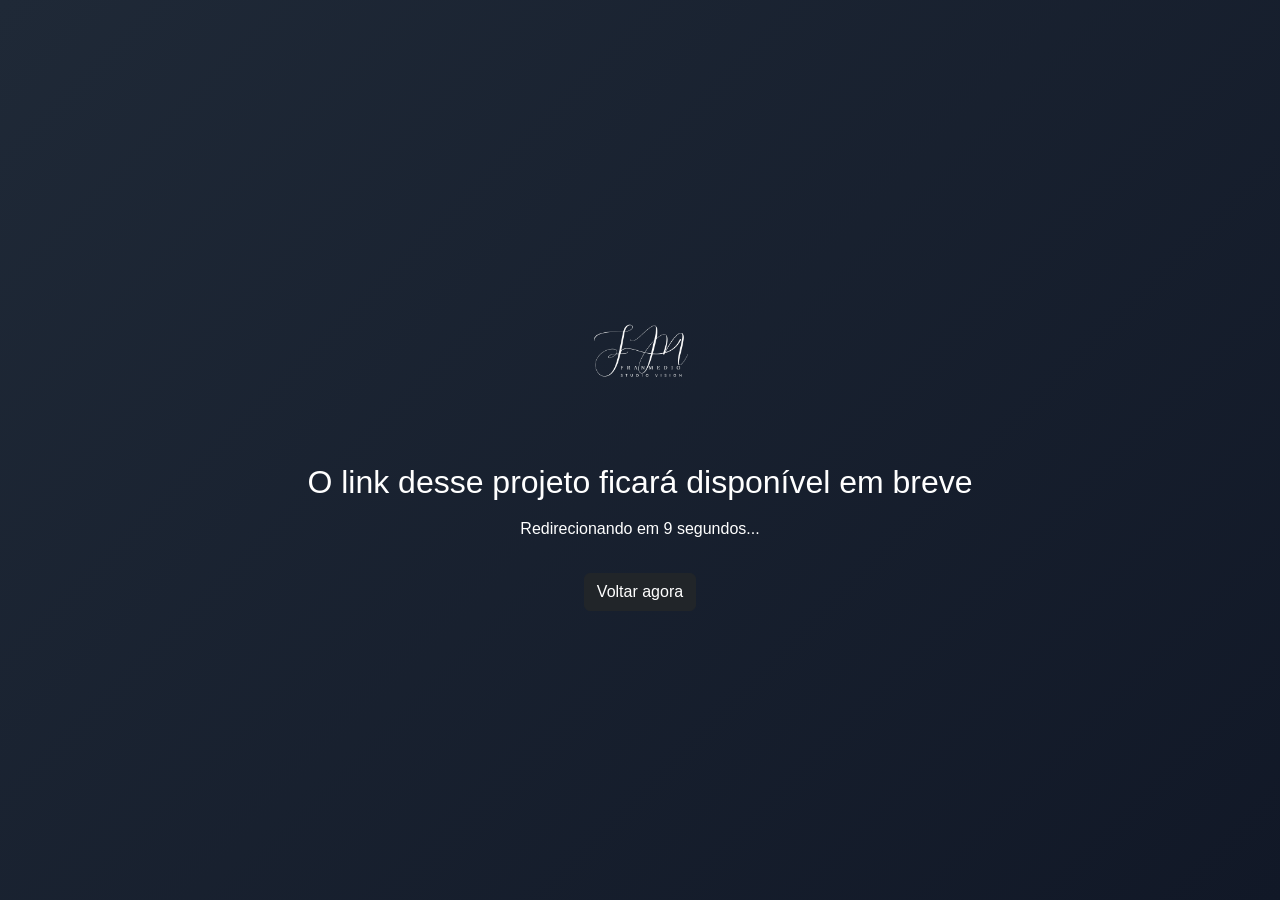
<file: em-breve.html>
<!DOCTYPE html>
<html lang="pt-br">
<head>
  <meta charset="UTF-8">
  <meta name="viewport" content="width=device-width, initial-scale=1.0">
  <title>Em breve</title>

  <link href="https://cdn.jsdelivr.net/npm/bootstrap@5.3.0/dist/css/bootstrap.min.css" rel="stylesheet">
  <link rel="stylesheet" href="css/style.css">
  <style>
    body {
  background: linear-gradient(135deg, #1f2937, #111827);
  color: #fff;
}
  </style>
</head>

<body class="d-flex align-items-center justify-content-center" style="height:100vh;">

  <div class="text-center">
    <!-- LOGO -->
    <img src="img/franmedio.png" alt="Logo" style="max-width: 150px;" class="mb-4">
    <h2 class="mb-3">O link desse projeto ficará disponível em breve</h2>
    
    <p>Redirecionando em <span id="contador">10</span> segundos...</p>

    <a href="index.html" class="btn btn-dark mt-3">Voltar agora</a>
  </div>

  <script>
    let tempo = 10;
    let contador = document.getElementById("contador");

    let intervalo = setInterval(() => {
      tempo--;
      contador.textContent = tempo;

      if (tempo <= 0) {
        clearInterval(intervalo);
        window.location.href = "index.html";
      }
    }, 1000);
  </script>

</body>
</html>
</file>
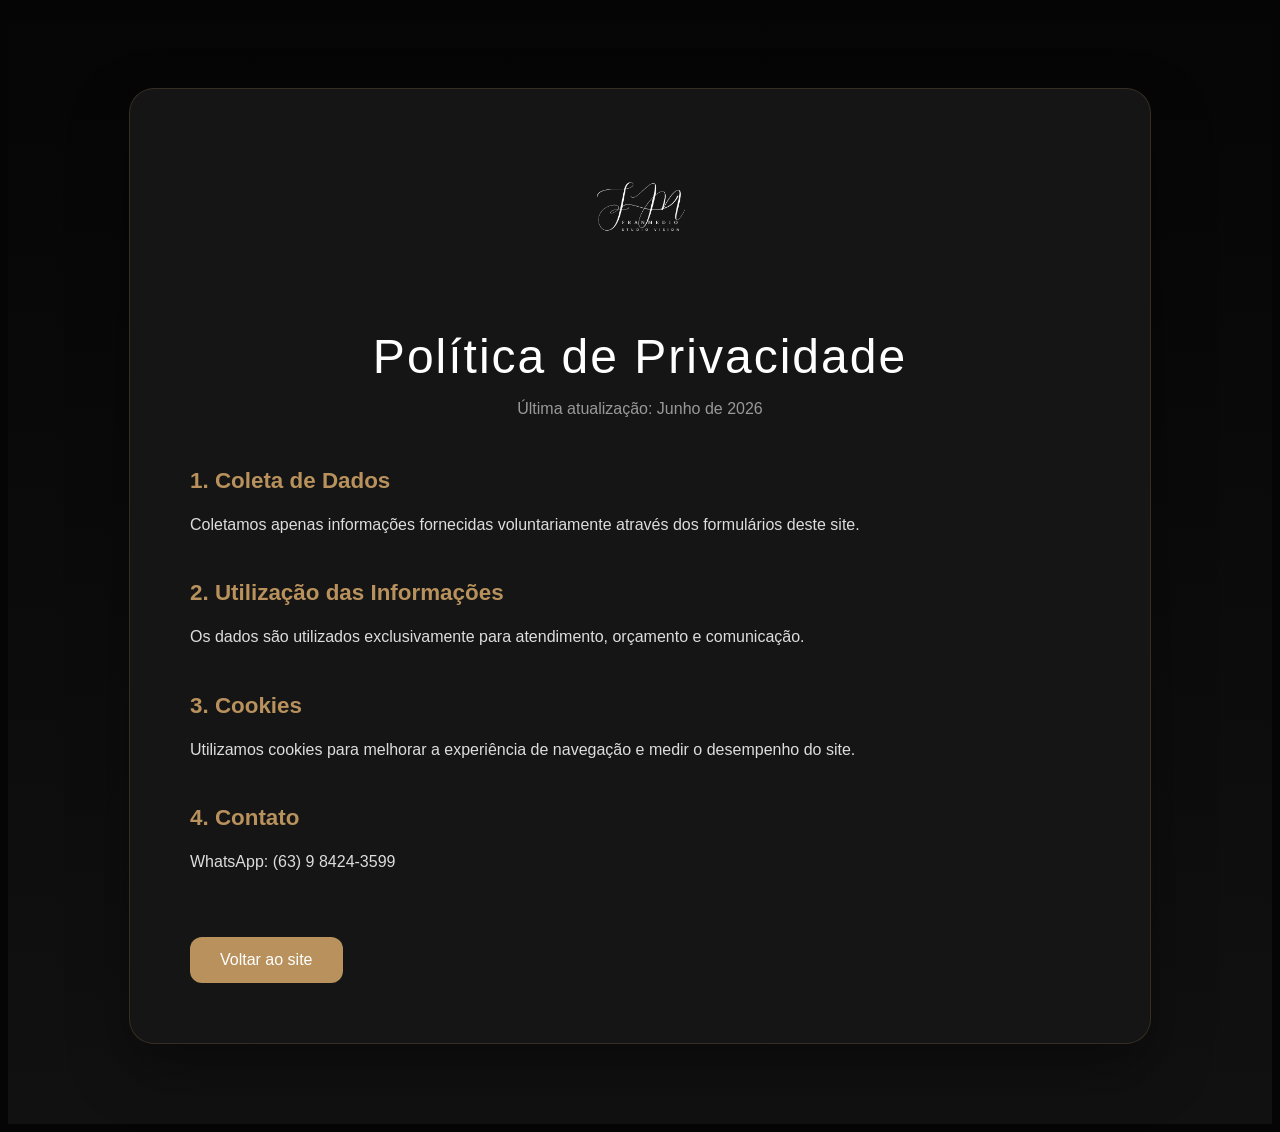
<file: politica-de-privacidade.html>
<!DOCTYPE html>
<html lang="pt-BR">

<head>
    <meta charset="UTF-8">
    <meta name="viewport" content="width=device-width, initial-scale=1.0">

    <title>Política de Privacidade | Franmedia</title>

    <link rel="stylesheet" href="css/style.css">
</head>

<body>

    <section class="legal-page">

        <div class="legal-container">

            <img src="img/franmedio.png"
                 alt="Franmedia"
                 class="legal-logo">

            <h1>Política de Privacidade</h1>

            <p class="legal-date">
                Última atualização: Junho de 2026
            </p>

            <div class="legal-content">

                <h2>1. Coleta de Dados</h2>

                <p>
                    Coletamos apenas informações fornecidas
                    voluntariamente através dos formulários
                    deste site.
                </p>

                <h2>2. Utilização das Informações</h2>

                <p>
                    Os dados são utilizados exclusivamente
                    para atendimento, orçamento e comunicação.
                </p>

                <h2>3. Cookies</h2>

                <p>
                    Utilizamos cookies para melhorar a experiência
                    de navegação e medir o desempenho do site.
                </p>

                <h2>4. Contato</h2>

                <p>
                    WhatsApp: (63) 9 8424-3599
                </p>

            </div>

            <a href="index.html" class="btn-legal">
                Voltar ao site
            </a>

        </div>

    </section>

</body>

</html>
</file>
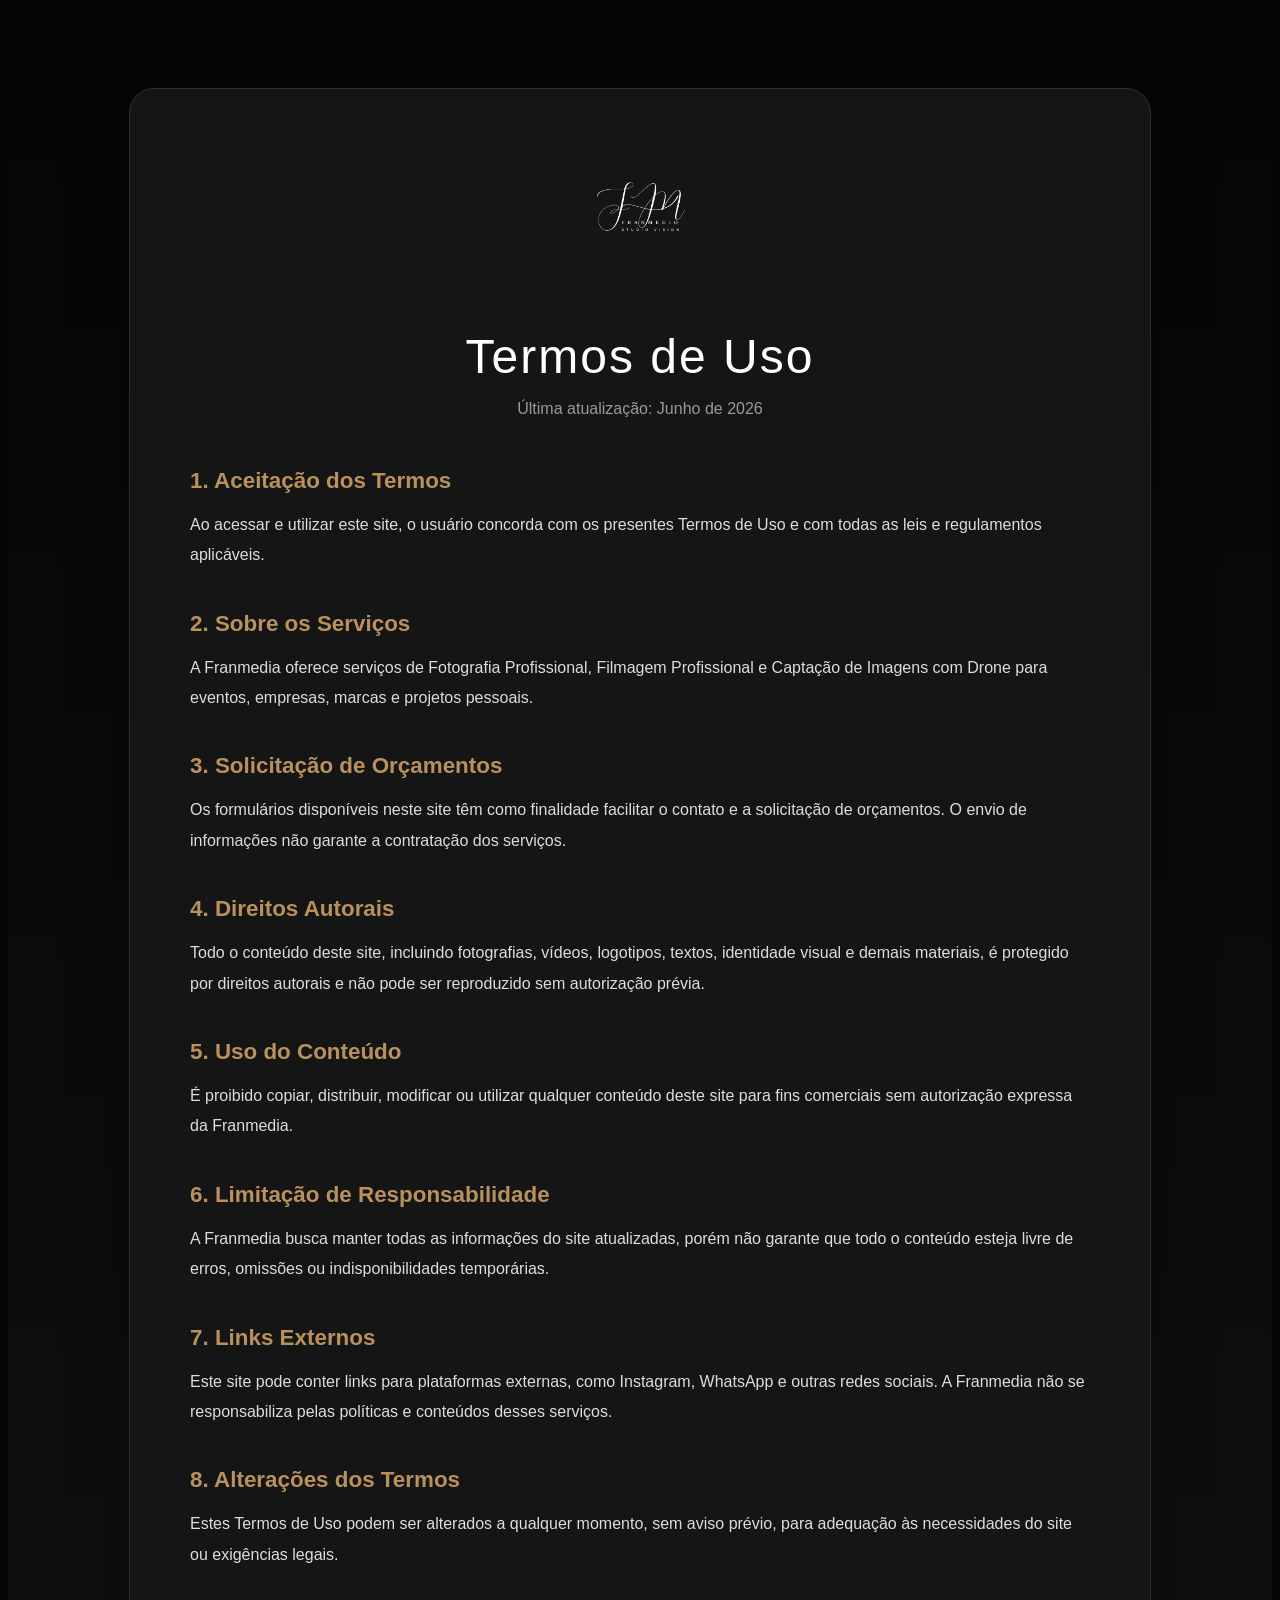
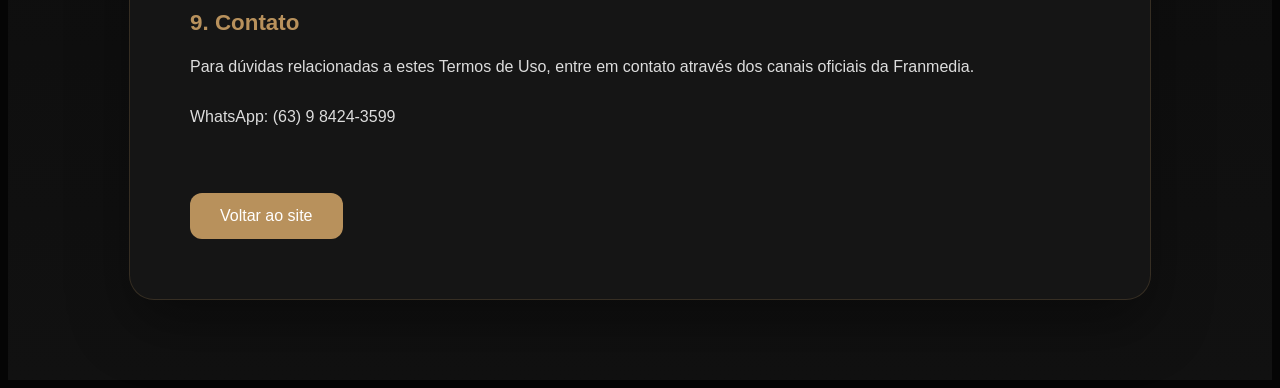
<file: termos-de-uso.html>
<!DOCTYPE html>
<html lang="pt-BR">

<head>
    <meta charset="UTF-8">
    <meta name="viewport" content="width=device-width, initial-scale=1.0">
    <title>Termos de Uso | Franmedia</title>

    <link rel="stylesheet" href="css/style.css">
</head>

<body>

    <section class="legal-page">

        <div class="legal-container">

            <img src="img/franmedio.png"
                 alt="Franmedia"
                 class="legal-logo">

            <h1>Termos de Uso</h1>

            <p class="legal-date">
                Última atualização: Junho de 2026
            </p>

            <div class="legal-content">

                <h2>1. Aceitação dos Termos</h2>

                <p>
                    Ao acessar e utilizar este site, o usuário concorda com os
                    presentes Termos de Uso e com todas as leis e regulamentos
                    aplicáveis.
                </p>

                <h2>2. Sobre os Serviços</h2>

                <p>
                    A Franmedia oferece serviços de Fotografia Profissional,
                    Filmagem Profissional e Captação de Imagens com Drone para
                    eventos, empresas, marcas e projetos pessoais.
                </p>

                <h2>3. Solicitação de Orçamentos</h2>

                <p>
                    Os formulários disponíveis neste site têm como finalidade
                    facilitar o contato e a solicitação de orçamentos. O envio
                    de informações não garante a contratação dos serviços.
                </p>

                <h2>4. Direitos Autorais</h2>

                <p>
                    Todo o conteúdo deste site, incluindo fotografias,
                    vídeos, logotipos, textos, identidade visual e demais
                    materiais, é protegido por direitos autorais e não pode
                    ser reproduzido sem autorização prévia.
                </p>

                <h2>5. Uso do Conteúdo</h2>

                <p>
                    É proibido copiar, distribuir, modificar ou utilizar
                    qualquer conteúdo deste site para fins comerciais sem
                    autorização expressa da Franmedia.
                </p>

                <h2>6. Limitação de Responsabilidade</h2>

                <p>
                    A Franmedia busca manter todas as informações do site
                    atualizadas, porém não garante que todo o conteúdo esteja
                    livre de erros, omissões ou indisponibilidades temporárias.
                </p>

                <h2>7. Links Externos</h2>

                <p>
                    Este site pode conter links para plataformas externas,
                    como Instagram, WhatsApp e outras redes sociais. A
                    Franmedia não se responsabiliza pelas políticas e
                    conteúdos desses serviços.
                </p>

                <h2>8. Alterações dos Termos</h2>

                <p>
                    Estes Termos de Uso podem ser alterados a qualquer momento,
                    sem aviso prévio, para adequação às necessidades do site
                    ou exigências legais.
                </p>

                <h2>9. Contato</h2>

                <p>
                    Para dúvidas relacionadas a estes Termos de Uso, entre em
                    contato através dos canais oficiais da Franmedia.
                </p>

                <p>
                    WhatsApp: (63) 9 8424-3599
                </p>

            </div>

            <a href="index.html" class="btn-legal">
                Voltar ao site
            </a>

        </div>

    </section>

</body>

</html>
</file>
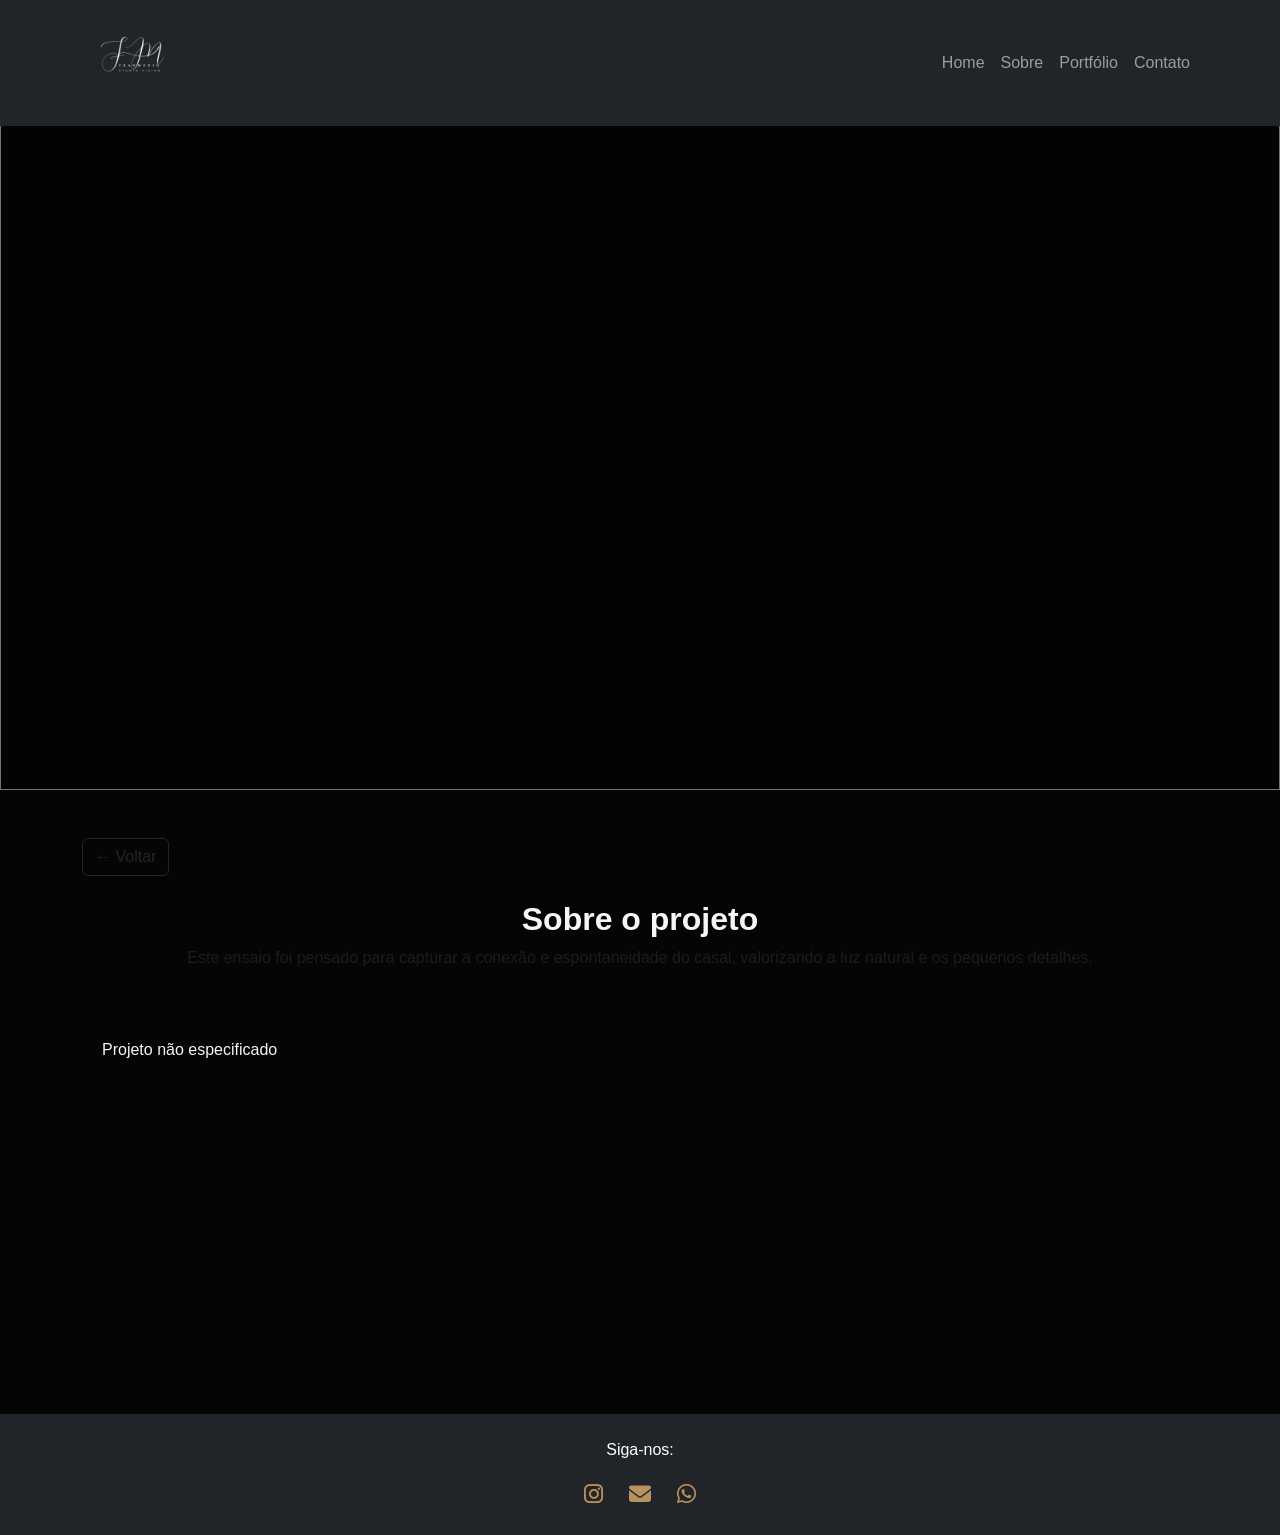
<file: portfolio/projetos.html>
<!DOCTYPE html>
<html lang="pt-br">

<head>
  <meta charset="UTF-8">
  <meta name="viewport" content="width=device-width, initial-scale=1.0">
  <title>Franmedio</title>
  <!-- Font Awesome -->
  <link rel="stylesheet" href="https://cdnjs.cloudflare.com/ajax/libs/font-awesome/6.5.0/css/all.min.css">

  <link href="https://cdn.jsdelivr.net/npm/bootstrap@5.3.0/dist/css/bootstrap.min.css" rel="stylesheet">
  <link rel="stylesheet" href="../css/style.css">

  <script src="https://cdn.jsdelivr.net/npm/bootstrap@5.3.0/dist/js/bootstrap.bundle.min.js"></script>
  <!-- Fav Icon -->
  <link rel="icon" href="../img/favicon.png">
  <link rel="shortcut icon" href="../img/franmedio.png" type="image/png">
</head>

<body>
  <nav class="navbar navbar-expand-lg navbar-dark bg-dark fixed-top">
    <div class="container">

      <a class="navbar-brand" href="../index.html">
        <img src="../img/franmedio.png" class="logo-navbar">
      </a>

      <button class="navbar-toggler" data-bs-toggle="collapse" data-bs-target="#menu">
        <span class="navbar-toggler-icon"></span>
      </button>

      <div class="collapse navbar-collapse" id="menu">
        <ul class="navbar-nav ms-auto">
          <li class="nav-item"><a class="nav-link" href="../index.html#home">Home</a></li>
          <li class="nav-item"><a class="nav-link" href="../index.html#sobre">Sobre</a></li>
          <li class="nav-item"><a class="nav-link" href="../index.html#portfolio">Portfólio</a></li>
          <li class="nav-item"><a class="nav-link" href="../index.html#contato">Contato</a></li>
        </ul>
      </div>

    </div>
  </nav>
  <!-- HERO (IMAGEM GRANDE) -->
  <section class="project-hero">
    <img id="hero-img">

    <div class="hero-overlay">
      <h1 id="titulo"></h1>
      <p id="descricao"></p>
    </div>
  </section>

  <!-- CONTEÚDO -->
  <section class="container py-5">

    <!-- BOTÃO VOLTAR -->
    <a href="../index.html" class="btn btn-outline-dark mb-4">← Voltar</a>

    <!-- DESCRIÇÃO -->
    <div class="text-center mb-5">
      <h2 class="fw-bold">Sobre o projeto</h2>
      <p class="text-muted">
        Este ensaio foi pensado para capturar a conexão e espontaneidade do casal,
        valorizando a luz natural e os pequenos detalhes.
      </p>
    </div>

    <!-- GALERIA -->
    <div id="galeria"></div>

  </section>
  <footer class="bg-dark text-white text-center p-4 mt-5">
    <p>Siga-nos:</p>

    <div class="social-icons">
      <a href="https://www.instagram.com/mateusmagalhaes__/" target="_blank">
        <i class="fab fa-instagram"></i>
      </a>

      <a href="mailto:studiovisionfranmedio@gmail.com">
        <i class="fas fa-envelope"></i>
      </a>

      <a href="https://wa.me/5563992093340?text=Ol%C3%A1%2C%20vim%20pelo%20site%20e%20gostaria%20de%20mais%20informa%C3%A7%C3%B5es%20sobre%20seus%20servi%C3%A7os."
        target="_blank">
        <i class="fab fa-whatsapp"></i>
      </a>
    </div>
  </footer>
  <!-- LIGHTBOX -->
  <div id="lightbox">
    <span id="fechar">&times;</span>
    <img id="lightbox-img">
    <a id="download" download>Baixar</a>
  </div>

<script>

  const galeria = document.getElementById("galeria");
  const lote = 10;

  let imagens = [];
  let atual = 0;

  // LIGHTBOX
  const lightbox = document.getElementById("lightbox");
  const lightboxImg = document.getElementById("lightbox-img");
  const fechar = document.getElementById("fechar");
  const download = document.getElementById("download");

  // URL
  const params = new URLSearchParams(window.location.search);
  const projeto = params.get("p");

  // pasta dinâmica
  const pasta = `../img/${projeto}/`;

  async function carregarProjetoInfo() {

    const res = await fetch("../projetos.json");
    const dados = await res.json();

    const info = dados[projeto];

    if (!info) {

      document.getElementById("titulo").innerText =
        "Projeto não encontrado";

      return;

    }

    document.getElementById("titulo").innerText = info.titulo;
    document.getElementById("descricao").innerText = info.descricao;

    // CAPA HERO
    document.getElementById("hero-img").src =
      `../img/${projeto}/${info.capa}`;

  }

  async function carregarImagens() {

    try {

      const res = await fetch(pasta + "imagens.json");

      imagens = await res.json();

      carregarLote();

    } catch (e) {

      console.error("Erro real:", e);

      galeria.innerHTML =
        "<p>Erro ao carregar imagens</p>";

    }

  }

  function carregarLote() {

    let count = 0;

    while (atual < imagens.length && count < lote) {

      let index = atual;

      let caminho = pasta + imagens[index];

      let img = new Image();

      img.onload = function () {

        let wrapper = document.createElement("div");

        wrapper.className = "gallery-img";

        // destaque vertical
        if (
          index === 1 ||
          index === 6 ||
          index === 12
        ) {
          wrapper.classList.add("destaque");
        }

        // destaque gigante
        if (index === 3) {
          wrapper.classList.add("destaque-xl");
        }

        // ABRIR LIGHTBOX
        img.addEventListener("click", () => {

          lightbox.style.display = "flex";

          lightboxImg.src = caminho;

          download.href = caminho;

        });

        wrapper.appendChild(img);

        galeria.appendChild(wrapper);

      };

      img.src = caminho;

      atual++;
      count++;

    }

    // LOAD INFINITO
    if (atual < imagens.length) {

      setTimeout(carregarLote, 300);

    }

  }

  // FECHAR LIGHTBOX
  fechar.addEventListener("click", () => {

    lightbox.style.display = "none";

  });

  // FECHAR CLICANDO FORA
  lightbox.addEventListener("click", (e) => {

    if (e.target === lightbox) {

      lightbox.style.display = "none";

    }

  });

  // ESC FECHA
  document.addEventListener("keydown", (e) => {

    if (e.key === "Escape") {

      lightbox.style.display = "none";

    }

  });

  // VALIDAÇÃO
  if (!projeto) {

    galeria.innerHTML =
      "<p>Projeto não especificado</p>";

    throw new Error("Parâmetro ?p= não informado");

  }

  carregarProjetoInfo();

  carregarImagens();

</script>
</body>

</html>
</file>
<file: css/style.css>
/* ===================== */
/* RESET & BASE */
/* ===================== */

body {
  font-family: Arial, sans-serif;
  background: #f4f6f9;
  overflow-x: hidden;
}

/* ===================== */
/* NAVBAR */
/* ===================== */

.logo-navbar {
  height: 100px;
  width: auto;
}

/* ===================== */
/* HOME / CARROSSEL */
/* ===================== */

#home img {
  height: 90vh;
  object-fit: cover;
}

.carousel-caption-custom {
  position: absolute;
  top: 50%;
  left: 50%;
  transform: translate(-50%, -50%);
  text-align: center;
  color: #fff;
  width: 90%;
  z-index: 2;
}

.carousel-caption-custom h1 {
  font-size: 2.5rem;
  font-weight: bold;
}

.carousel-caption-custom p {
  font-size: 1.2rem;
  margin-bottom: 20px;
}

.carousel-item {
  position: relative;
}

.carousel-item::before {
  content: "";
  position: absolute;
  inset: 0;
  background: rgba(0, 0, 0, 0.5);
  z-index: 1;
}

/* ===================== */
/* SOBRE */
/* ===================== */

#sobre {
  background: #1f2937;
  color: #fff;
  padding: 40px 20px;
}

/* ===================== */
/* SERVIÇOS */
/* ===================== */

#servicos {
  background: #f8f9fb;
}

.titulo-script {
  font-family: 'Pacifico', cursive;
  font-size: 2.5rem;
}

.servico-card {
  background: #fff;
  border-radius: 12px;
  overflow: hidden;
  transition: 0.3s;
  box-shadow: 0 10px 25px rgba(0, 0, 0, 0.05);
}

.servico-card img {
  width: 100%;
  height: 220px;
  object-fit: cover;
}

.servico-content {
  padding: 20px;
}

.servico-card h4 {
  margin-bottom: 10px;
}

.servico-card:hover {
  transform: translateY(-8px);
  box-shadow: 0 15px 35px rgba(0, 0, 0, 0.1);
}

/* ===================== */
/* PORTFÓLIO */
/* ===================== */

#portfolio {
  background: #f8f9fb;
}

#portfolio h2 {
  font-family: 'Pacifico', cursive;
  font-size: 2.5rem;
}

.portfolio-card {
  position: relative;
  display: block;
  overflow: hidden;
  border-radius: 12px;
  text-decoration: none;
}

.portfolio-card img {
  width: 100%;
  height: 220px;
  object-fit: cover;
  transition: 0.4s;
}

.portfolio-card .overlay {
  position: absolute;
  bottom: 0;
  left: 0;
  width: 100%;
  padding: 15px;
  background: linear-gradient(transparent, rgba(0, 0, 0, 0.8));
  color: #fff;
  opacity: 0;
  transition: 0.3s;
}

.portfolio-card:hover img {
  transform: scale(1.08);
}

.portfolio-card:hover .overlay {
  opacity: 1;
}

.portfolio-item {
  text-decoration: none;
  color: inherit;
  display: block;
  transition: 0.3s;
}

.portfolio-item:hover {
  transform: scale(1.03);
}

.portfolio-item img {
  border-radius: 10px;
  margin-bottom: 10px;
}

/* ===================== */
/* CONTATO */
/* ===================== */

#contato h2 {
  font-family: 'Pacifico', cursive;
  font-size: 2.5rem;
}

#contato form {
  max-width: 500px;
  margin: 0 auto;
  background: #ffffff;
  padding: 30px;
  border-radius: 12px;
  box-shadow: 0 10px 25px rgba(0, 0, 0, 0.08);
}

#contato input::placeholder {
  color: #999;
  opacity: 1;
}

#contato input,
#contato select {
  border-radius: 8px;
  border: 1px solid #ddd;
  padding: 12px;
  transition: 0.3s;
}

#contato input:focus,
#contato select:focus {
  border-color: #25D366;
  box-shadow: 0 0 0 3px rgba(37, 211, 102, 0.2);
}

#contato button {
  border-radius: 8px;
  padding: 12px;
  font-weight: bold;
  transition: 0.3s;
}

#contato button:hover {
  transform: translateY(-2px);
  box-shadow: 0 8px 15px rgba(0, 0, 0, 0.15);
}

/* ===================== */
/* FOOTER */
/* ===================== */

footer a {
  text-decoration: none;
}

.social-icons a {
  color: #fff;
  font-size: 22px;
  margin: 0 10px;
  transition: 0.3s;
}

.social-icons a:hover {
  color: #25D366;
  transform: scale(1.2);
}

/* ===================== */
/* HERO PROJETO */
/* ===================== */

.project-hero {
  position: relative;
  height: 80vh;
  overflow: hidden;
  margin-top: 70px;
}

.project-hero img {
  width: 100%;
  height: 100%;
  object-fit: cover;
  object-position: center 20%;
}

.project-hero::after {
  content: "";
  position: absolute;
  inset: 0;
  background: rgba(0, 0, 0, 0.4);
}

.hero-overlay {
  position: absolute;
  top: 50%;
  left: 50%;
  width: 90%;
  transform: translate(-50%, -50%);
  color: #fff;
  text-align: center;
  z-index: 2;
}

.hero-overlay h1 {
  font-size: 3rem;
  font-weight: bold;
}

.hero-overlay p {
  font-size: 1.2rem;
}

/* ========================= */
/* GALERIA MODERNA */
/* ========================= */

#galeria {
  display: grid;
  grid-template-columns: repeat(4, 1fr);
  gap: 18px;
  padding: 20px;
  grid-auto-rows: 260px;
}

/* RESPONSIVO */

@media(max-width: 992px) {
  #galeria {
    grid-template-columns: repeat(3, 1fr);
  }
}

@media(max-width: 768px) {
  #galeria {
    grid-template-columns: repeat(2, 1fr);
    grid-auto-rows: 220px;
  }

  .gallery-img.destaque-xl {
    grid-column: span 1 !important;
  }
}

@media(max-width: 500px) {
  #galeria {
    grid-template-columns: 1fr;
  }

  .gallery-img.destaque,
  .gallery-img.destaque-xl {
    grid-column: span 1 !important;
    grid-row: span 1 !important;
  }
}

/* ITEM */

.gallery-img {
  overflow: hidden;
  border-radius: 10px;
  position: relative;
  background: #ddd;
}

/* IMAGEM */

.gallery-img img {
  width: 100%;
  height: 100%;
  object-fit: cover;
  display: block;
  transition: 0.4s;
  cursor: pointer;
}

/* HOVER */

.gallery-img:hover img {
  transform: scale(1.04);
}

/* ========================= */
/* TAMANHOS ESPECIAIS */
/* ========================= */

.gallery-img.destaque {
  grid-row: span 2;
}

.gallery-img.destaque-xl {
  grid-column: span 2;
  grid-row: span 2;
}

/* ===================== */
/* LIGHTBOX */
/* ===================== */

#lightbox {
  position: fixed;
  inset: 0;
  background: rgba(0, 0, 0, 0.95);
  display: none;
  align-items: center;
  justify-content: center;
  flex-direction: column;
  z-index: 9999;
  padding: 20px;
}

#lightbox img {
  max-width: 92%;
  max-height: 80vh;
  border-radius: 10px;
  object-fit: contain;
}

#fechar {
  position: absolute;
  top: 20px;
  right: 30px;
  font-size: 45px;
  color: #fff;
  cursor: pointer;
  z-index: 10000;
}

#download {
  margin-top: 20px;
  background: #25D366;
  color: #fff;
  padding: 12px 25px;
  border-radius: 8px;
  text-decoration: none;
  font-weight: bold;
  transition: 0.3s;
}

#download:hover {
  background: #1ebe5d;
  transform: translateY(-2px);
}

/* ===================== */
/* INSTAGRAM */
/* ===================== */

.instagram-wrapper {
  display: flex;
  justify-content: center;
  margin: 40px 0;
}

.instagram-wrapper blockquote {
  width: 100% !important;
  max-width: 500px !important;
  border-radius: 12px !important;
  overflow: hidden;
}

/* ===================== */
/* CARD 3D */
/* ===================== */

.card-3d {
  background: transparent;
  box-shadow: none;
  border-radius: 0;
  overflow: visible;
  transform-style: preserve-3d;
}

.card-3d img {
  width: 100%;
  max-height: 240px;
  object-fit: contain;
  display: block;
  margin: 0 auto;
  transform: scaleX(-1) translateZ(60px);
  filter: drop-shadow(0 20px 30px rgba(0, 0, 0, 0.4));
}

.servico-content {
  background: transparent;
  padding: 15px 10px;
  text-align: center;
  transform: translateZ(40px);
}

.servico-content h4 {
  margin-bottom: 10px;
  font-weight: 600;
}

.servico-content p {
  font-size: 14px;
  color: #555;
}

/* ===================== */
/* PORTFÓLIO MODERNO */
/* ===================== */

.portfolio-section {
  background: #f8f8f8;
}

.portfolio-title {
  font-size: 3rem;
  font-family: 'Pacifico', cursive;
  color: #111;
  margin-bottom: 10px;
}

.portfolio-subtitle {
  color: #666;
  font-size: 1.1rem;
}

.portfolio-filters {
  margin-top: 20px;
}

.filter-btn {
  border: 1px solid #ddd;
  background: white;
  padding: 12px 24px;
  border-radius: 50px;
  transition: 0.3s;
  font-weight: 500;
  color: #333;
}

.filter-btn:hover,
.filter-btn.active {
  background: #c59d5f;
  color: white;
  border-color: #c59d5f;
}

.portfolio-modern-card {
  display: block;
  background: white;
  border-radius: 20px;
  overflow: hidden;
  text-decoration: none;
  transition: 0.4s;
  box-shadow: 0 5px 20px rgba(0, 0, 0, 0.06);
  height: 100%;
}

.portfolio-modern-card:hover {
  transform: translateY(-8px);
  box-shadow: 0 10px 30px rgba(0, 0, 0, 0.12);
}

.portfolio-image {
  position: relative;
  overflow: hidden;
}

.portfolio-image img {
  width: 100%;
  height: 280px;
  object-fit: cover;
  transition: 0.5s;
}

.portfolio-modern-card:hover img {
  transform: scale(1.05);
}

.portfolio-content {
  padding: 25px;
}

.portfolio-content h4 {
  font-size: 1.5rem;
  color: #111;
  margin-bottom: 10px;
}

.portfolio-content p {
  color: #777;
  margin-bottom: 20px;
}

.portfolio-content span {
  color: #c59d5f;
  font-weight: 600;
}

.portfolio-content i {
  margin-left: 5px;
}

.play-button {
  position: absolute;
  top: 50%;
  left: 50%;
  width: 85px;
  height: 85px;
  background: rgba(255, 255, 255, 0.8);
  border-radius: 50%;
  transform: translate(-50%, -50%);
  display: flex;
  justify-content: center;
  align-items: center;
  backdrop-filter: blur(5px);
}

.play-button i {
  color: #333;
  font-size: 1.5rem;
}

/* RESPONSIVO */

@media(max-width:768px) {

  .portfolio-title {
    font-size: 2.2rem;
  }

  .portfolio-image img {
    height: 220px;
  }

  .filter-btn {
    padding: 10px 18px;
    font-size: 14px;
  }

  .hero-overlay h1 {
    font-size: 2rem;
  }

}



/* ===================================================== */
/* FRANMEDIA PREMIUM THEME OVERRIDES */
/* Adicionar ao final preservando todas funcionalidades */
/* ===================================================== */

:root {
  --preto: #050505;
  --preto-sec: #111111;
  --dourado: #B8915C;
  --dourado-hover: #C9A16D;
  --branco: #F5F5F5;
  --cinza: #A8A8A8;
}

body {
  background: var(--preto);
  color: var(--branco);
}

.navbar-franmedia {
  background: rgba(5, 5, 5, .95);
  backdrop-filter: blur(10px);
  border-bottom: 1px solid rgba(184, 145, 92, .2);
}

.nav-link:hover {
  color: var(--dourado) !important;
}

.banner-img {
  width: 100%;
  height: 100%;
  object-fit: cover;
}

.carousel-item {
  height: 100vh;
}

.carousel-item::before {
  display: none;
}

.section-title {
  text-align: center;
  color: white;
  font-size: 3rem;
  font-weight: 300;
  letter-spacing: 4px;
  text-transform: uppercase;

  margin-bottom: 70px;

  position: relative;
  z-index: 30;
}

.section-title::after {
  content: '';

  display: block;

  width: 90px;
  height: 3px;

  margin: 20px auto 0;

  background: var(--dourado);

  border-radius: 10px;
}

.section-subtitle {
  color: var(--cinza);
}

#sobre {
  background: #111;
}

#servicos {
  background: #0d0d0d;
  color: #fff;
}

.servico-content p {
  color: #bdbdbd;
}

.portfolio-section,
#portfolio {
  background: #111;
}

.portfolio-title,
#portfolio h2 {
  color: #fff;
}

.portfolio-subtitle {
  color: #aaa;
}

.filter-btn {
  background: #181818;
  color: #fff;
  border: 1px solid rgba(184, 145, 92, .25);
}

.filter-btn.active,
.filter-btn:hover {
  background: var(--dourado);
  border-color: var(--dourado);
  color: #fff;
}

.portfolio-modern-card {
  background: #181818;
  border: 1px solid rgba(184, 145, 92, .15);
}

.portfolio-content h4 {
  color: #fff;
}

.portfolio-content p {
  color: #aaa;
}

.portfolio-content span {
  color: var(--dourado);
}

#contato {
  background: #050505;
  color: #fff;
}

#contato form {
  background: #151515;
  border: 1px solid rgba(184, 145, 92, .15);
}

#contato input,
#contato select {
  background: #222;
  color: #fff;
  border: 1px solid #333;
}

#contato input:focus,
#contato select:focus {
  border-color: var(--dourado);
  box-shadow: 0 0 0 3px rgba(184, 145, 92, .20);
}

.btn-franmedia {
  background: var(--dourado);
  border: none;
  color: #fff;
  font-weight: 600;
}

.btn-franmedia:hover {
  background: var(--dourado-hover);
  color: #fff;
}

.footer-franmedia {
  background: #000;
  color: #fff;
  border-top: 1px solid rgba(184, 145, 92, .2);
  padding: 50px 20px;
}

.footer-logo {
  width: 120px;
  margin-bottom: 20px;
}

.social-icons a {
  color: var(--dourado);
}

.social-icons a:hover {
  color: #fff;
}

.whatsapp-float {
  position: fixed;
  right: 25px;
  bottom: 25px;
  width: 65px;
  height: 65px;
  border-radius: 50%;
  background: #25D366;
  display: flex;
  justify-content: center;
  align-items: center;
  color: #fff;
  font-size: 32px;
  z-index: 9999;
  text-decoration: none;
  box-shadow: 0 10px 25px rgba(0, 0, 0, .3);
}

@media(max-width:768px) {
  .carousel-item {
    height: 70vh;
  }

  .section-title {
    font-size: 2rem;
  }
}

.instagram-section {
  margin-top: 40px;
}

@media (max-width: 768px) {

  #slide1 img {
    content: url("../img/banner-1m.png");
  }

  #slide2 img {
    content: url("../img/banner-2m.png");
  }

  #slide3 img {
    content: url("../img/banner-3m.png");
  }

}

/* ================================================= */
/* SERVIÇOS - COVERFLOW FRANMEDIA */
/* ================================================= */

.servicos-coverflow {
  background: #111;
  padding: 100px 0;
  overflow: hidden;
}

.servicos-coverflow .section-title {
  margin-bottom: 90px;
}

.coverflow-container {
  position: relative;
  width: 100%;
  max-width: 1400px;
  margin: auto;
  height: 720px;
  perspective: 1200px;
}

.coverflow-track {
  position: relative;
  width: 100%;
  height: 100%;
}

/* CARD */

.coverflow-card {
  position: absolute;

  width: 420px;
  height: 550px;

  left: 50%;
  top: 50%;

  transform-style: preserve-3d;

  border-radius: 25px;
  overflow: hidden;

  background: #151515;

  border: 1px solid rgba(184, 145, 92, .25);

  box-shadow:
    0 15px 40px rgba(0, 0, 0, .35);

  transition:
    transform .8s ease,
    opacity .8s ease,
    box-shadow .8s ease;

  color: white;
}

/* IMAGEM */

.coverflow-card img {
  width: 100%;
  height: 100%;
  object-fit: cover;
  display: block;
}

/* OVERLAY */

.coverflow-overlay {
  position: absolute;

  left: 0;
  right: 0;
  bottom: 0;

  padding: 30px;

  background:
    linear-gradient(transparent,
      rgba(0, 0, 0, .95));

  color: white;
}

.coverflow-overlay h3 {
  margin: 0 0 10px;
  font-size: 1.6rem;
  font-weight: 600;
}

.coverflow-overlay p {
  margin: 0;
  color: #ddd;
  line-height: 1.6;
}

/* CARD CENTRAL */

.coverflow-card.active {
  transform:
    translate(-50%, -50%) scale(1.12);

  opacity: 1;

  z-index: 5;

  box-shadow:
    0 25px 60px rgba(184, 145, 92, .25);
}

/* CARD ESQUERDA */

.coverflow-card.left {
  transform:
    translate(-120%, -50%) rotateY(35deg) scale(.85);

  opacity: .75;

  z-index: 2;
}

/* CARD DIREITA */

.coverflow-card.right {
  transform:
    translate(20%, -50%) rotateY(-35deg) scale(.85);

  opacity: .75;

  z-index: 2;
}

/* OCULTOS */

.coverflow-card.hidden {
  transform:
    translate(-50%, -50%) scale(.6);

  opacity: 0;

  z-index: 1;
}

/* BOTÕES */

.coverflow-btn {
  position: absolute;

  top: 50%;
  transform: translateY(-50%);

  width: 60px;
  height: 60px;

  border-radius: 50%;
  border: 1px solid rgba(184, 145, 92, .35);

  background:
    rgba(184, 145, 92, .12);

  color: var(--dourado);

  font-size: 1.3rem;

  cursor: pointer;

  backdrop-filter: blur(10px);

  transition: .3s;

  z-index: 20;
}

.coverflow-btn:hover {
  background: var(--dourado);
  color: white;

  transform:
    translateY(-50%) scale(1.08);
}

.prev {
  left: 20px;
}

.next {
  right: 20px;
}

/* RESPONSIVO */

@media(max-width:992px) {

  .coverflow-container {
    height: 520px;
  }

  .coverflow-card {
    width: 320px;
    height: 430px;
  }

  .coverflow-card.left {
    transform:
      translate(-100%, -50%) rotateY(25deg) scale(.78);
  }

  .coverflow-card.right {
    transform:
      translate(0%, -50%) rotateY(-25deg) scale(.78);
  }

}

@media(max-width:768px) {

  .servicos-coverflow {
    padding: 70px 0;
  }

  .coverflow-container {
    height: 430px;
  }

  .coverflow-card {
    width: 260px;
    height: 340px;
  }

  .coverflow-overlay {
    padding: 20px;
  }

  .coverflow-overlay h3 {
    font-size: 1.1rem;
  }

  .coverflow-overlay p {
    font-size: .9rem;
  }

  .coverflow-card.left {
    transform:
      translate(-85%, -50%) rotateY(20deg) scale(.72);
  }

  .coverflow-card.right {
    transform:
      translate(-15%, -50%) rotateY(-20deg) scale(.72);
  }

  .coverflow-btn {
    width: 45px;
    height: 45px;
    font-size: 1rem;
  }

}

.cookie-banner {

  position: fixed;

  bottom: 20px;
  left: 20px;
  right: 20px;

  background: #111;

  border: 1px solid rgba(184, 145, 92, .3);

  border-radius: 15px;

  padding: 20px;

  z-index: 99999;

  box-shadow:
    0 15px 40px rgba(0, 0, 0, .4);
}

.cookie-content {

  display: flex;
  align-items: center;
  justify-content: space-between;
  gap: 20px;
}

.cookie-content p {

  margin: 0;

  color: #ddd;

  font-size: .95rem;
}

.cookie-content a {

  color: var(--dourado);

  text-decoration: none;
}

.cookie-content button {

  background: var(--dourado);

  color: white;

  border: none;

  padding: 12px 24px;

  border-radius: 10px;

  cursor: pointer;

  font-weight: 600;
}

.cookie-content button:hover {

  background: var(--dourado-hover);
}

@media(max-width:768px) {

  .cookie-content {

    flex-direction: column;
    text-align: center;
  }

}

.footer-links {

  margin-top: 15px;
}

.footer-links a {

  color: var(--dourado);
  text-decoration: none;
}

.footer-links a:hover {

  color: white;
}

/* ======================================= */
/* PÁGINAS LEGAIS */
/* ======================================= */

.legal-page {

  min-height: 100vh;

  background:
    linear-gradient(180deg,
      #050505 0%,
      #111111 100%);

  padding: 80px 20px;

  display: flex;
  align-items: center;
  justify-content: center;
}

.legal-container {

  width: 100%;
  max-width: 900px;

  background: #151515;

  border: 1px solid rgba(184, 145, 92, .2);

  border-radius: 25px;

  padding: 60px;

  box-shadow:
    0 25px 60px rgba(0, 0, 0, .35);
}

.legal-logo {

  width: 140px;

  display: block;

  margin: 0 auto 30px;
}

.legal-container h1 {

  text-align: center;

  color: white;

  font-size: 3rem;

  margin-bottom: 10px;

  font-weight: 300;

  letter-spacing: 2px;
}

.legal-date {

  text-align: center;

  color: #999;

  margin-bottom: 50px;
}

.legal-content h2 {

  color: var(--dourado);

  margin-top: 40px;

  margin-bottom: 15px;

  font-size: 1.4rem;
}

.legal-content p {

  color: #ddd;

  line-height: 1.9;

  margin-bottom: 20px;
}

.btn-legal {

  display: inline-block;

  margin-top: 40px;

  background: var(--dourado);

  color: white;

  text-decoration: none;

  padding: 14px 30px;

  border-radius: 12px;

  transition: .3s;
}

.btn-legal:hover {

  background: var(--dourado-hover);

  transform: translateY(-2px);
}

@media(max-width:768px) {

  .legal-container {

    padding: 35px 25px;
  }

  .legal-container h1 {

    font-size: 2rem;
  }

}
</file>
